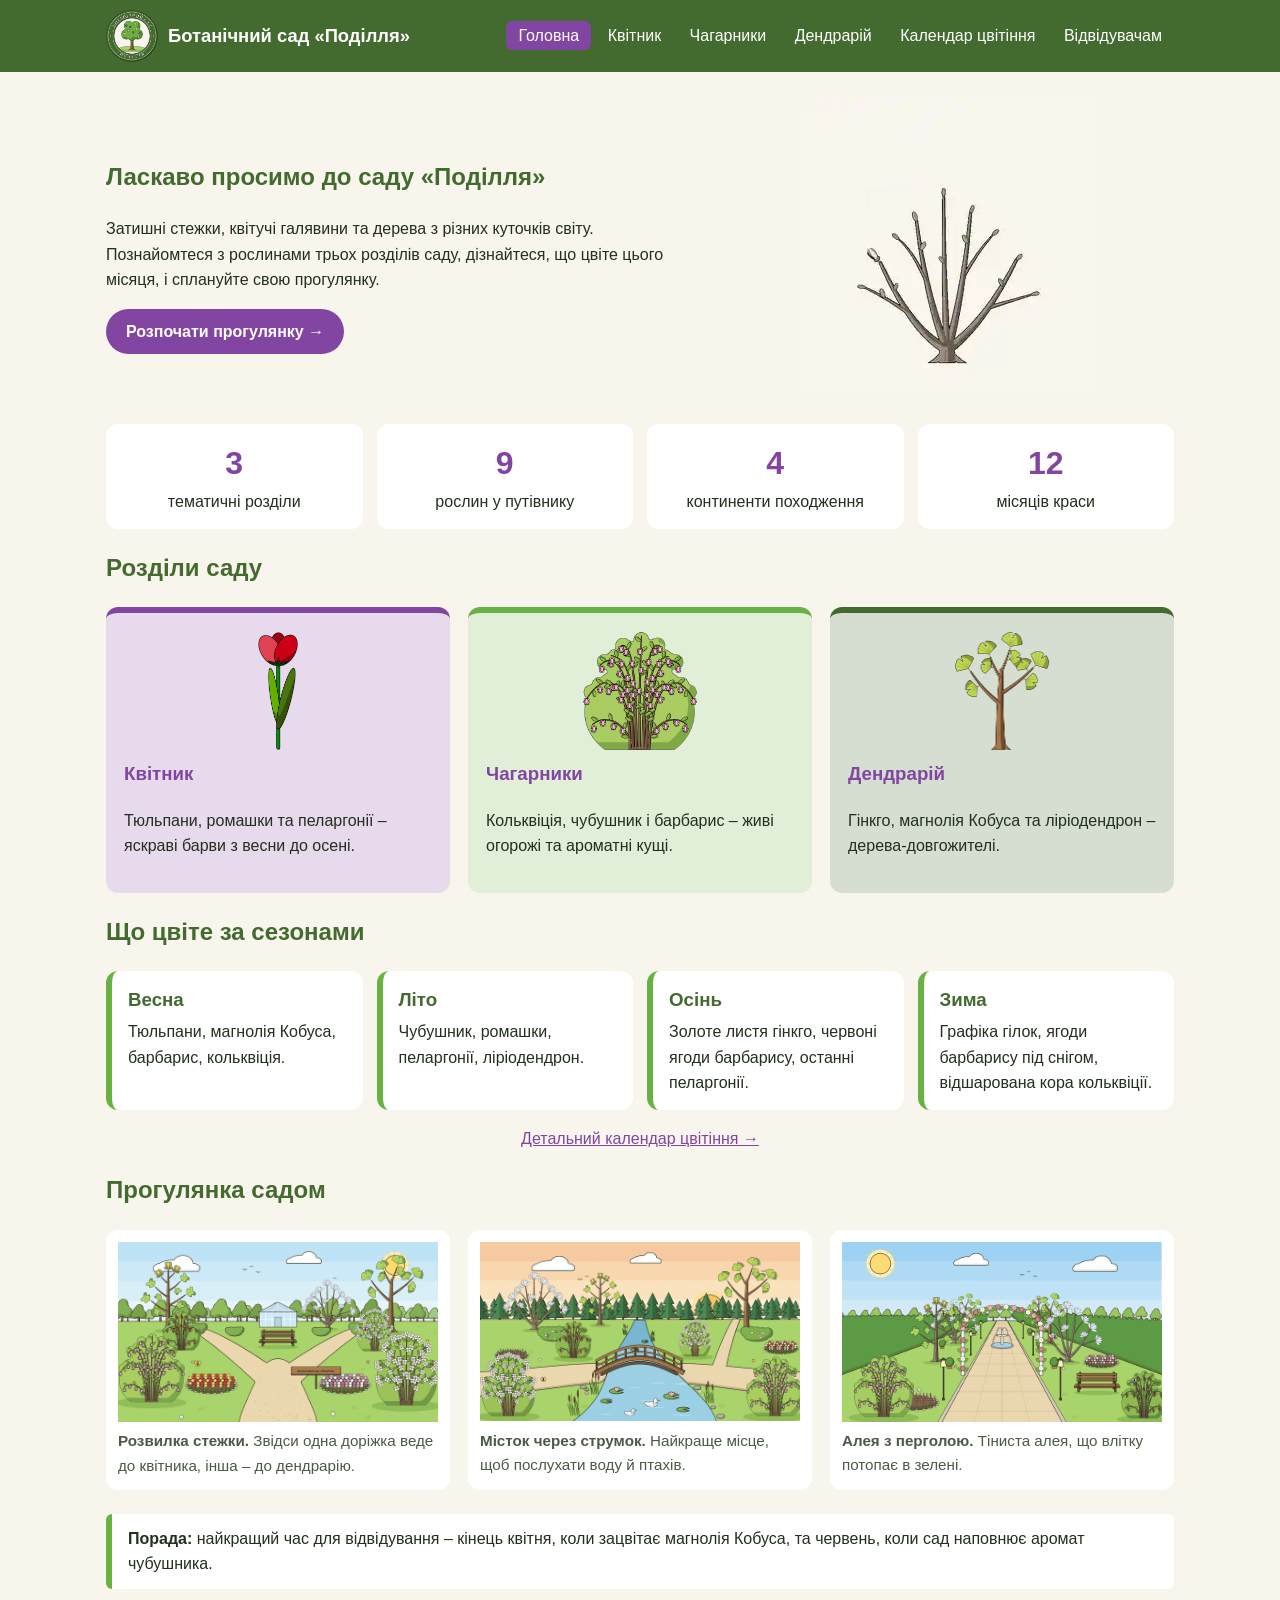
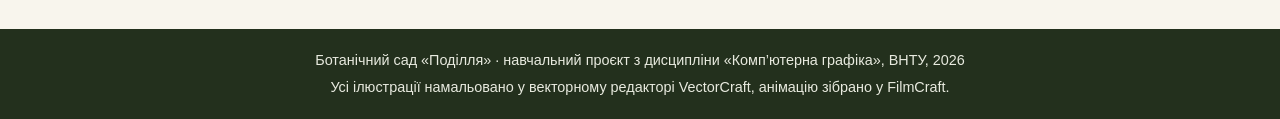
<file: index.html>
<!doctype html>
<html lang="uk">
 <head>
  <meta charset="utf-8" />
  <meta name="viewport" content="width=device-width, initial-scale=1" />
  <meta name="description" content="Путівник ботанічним садом «Поділля»: рослини, календар цвітіння, поради відвідувачам." />
  <title>Ботанічний сад «Поділля»</title>
  <link rel="stylesheet" href="styles.css" />
  <link rel="icon" type="image/png" href="images/logo.png" />
 </head>
 <body>
  <header>
   <div class="bar">
    <a class="logo" href="index.html">
     <img src="images/logo.png" width="400" height="400" alt="Логотип саду" />
     <span>Ботанічний сад «Поділля»</span>
    </a>
    <nav>
     <a href="index.html" class="active">Головна</a>
     <a href="flowers.html">Квітник</a>
     <a href="shrubs.html">Чагарники</a>
     <a href="trees.html">Дендрарій</a>
     <a href="calendar.html">Календар цвітіння</a>
     <a href="visit.html">Відвідувачам</a>
    </nav>
   </div>
  </header>
  <main>
   <section class="hero">
    <div>
     <h1>Ласкаво просимо до саду «Поділля»</h1>
     <p>
      Затишні стежки, квітучі галявини та дерева з різних куточків світу.
      Познайомтеся з рослинами трьох розділів саду, дізнайтеся, що цвіте
      цього місяця, і сплануйте свою прогулянку.
     </p>
     <a class="btn" href="flowers.html">Розпочати прогулянку →</a>
    </div>
    <picture>
     <source srcset="images/magnolia_bloom.webp" type="image/webp" />
     <img src="images/magnolia_bloom.gif" width="280" height="280"
          alt="Анімація: цвітіння магнолії Кобуса" />
    </picture>
   </section>

   <section class="stats">
    <div><b>3</b><span>тематичні розділи</span></div>
    <div><b>9</b><span>рослин у путівнику</span></div>
    <div><b>4</b><span>континенти походження</span></div>
    <div><b>12</b><span>місяців краси</span></div>
   </section>

   <h2>Розділи саду</h2>
   <section class="sections">
    <a class="card flowers" href="flowers.html">
     <img src="images/tulip.png" width="166" height="480" loading="lazy" alt="" />
     <h3>Квітник</h3>
     <p>Тюльпани, ромашки та пеларгонії – яскраві барви з весни до осені.</p>
    </a>
    <a class="card shrubs" href="shrubs.html">
     <img src="images/kolkwitzia.png" width="374" height="388" loading="lazy" alt="" />
     <h3>Чагарники</h3>
     <p>Кольквіція, чубушник і барбарис – живі огорожі та ароматні кущі.</p>
    </a>
    <a class="card trees" href="trees.html">
     <img src="images/ginkgo.png" width="386" height="480" loading="lazy" alt="" />
     <h3>Дендрарій</h3>
     <p>Гінкго, магнолія Кобуса та ліріодендрон – дерева-довгожителі.</p>
    </a>
   </section>

   <h2>Що цвіте за сезонами</h2>
   <section class="seasons">
    <div><h3>Весна</h3><p>Тюльпани, магнолія Кобуса, барбарис, кольквіція.</p></div>
    <div><h3>Літо</h3><p>Чубушник, ромашки, пеларгонії, ліріодендрон.</p></div>
    <div><h3>Осінь</h3><p>Золоте листя гінкго, червоні ягоди барбарису, останні пеларгонії.</p></div>
    <div><h3>Зима</h3><p>Графіка гілок, ягоди барбарису під снігом, відшарована кора кольквіції.</p></div>
   </section>
   <p class="center"><a href="calendar.html">Детальний календар цвітіння →</a></p>

   <h2>Прогулянка садом</h2>
   <section class="gallery">
    <figure>
     <img src="images/story1.png" width="700" height="394" loading="lazy"
          alt="Розвилка стежки з лавкою" />
     <figcaption><b>Розвилка стежки.</b> Звідси одна доріжка веде до квітника, інша – до дендрарію.</figcaption>
    </figure>
    <figure>
     <img src="images/story2.png" width="680" height="382" loading="lazy"
          alt="Місток через струмок" />
     <figcaption><b>Місток через струмок.</b> Найкраще місце, щоб послухати воду й птахів.</figcaption>
    </figure>
    <figure>
     <img src="images/story3.png" width="800" height="450" loading="lazy"
          alt="Алея з перголою" />
     <figcaption><b>Алея з перголою.</b> Тіниста алея, що влітку потопає в зелені.</figcaption>
    </figure>
   </section>

   <div class="tip">
    <strong>Порада:</strong> найкращий час для відвідування – кінець квітня,
    коли зацвітає магнолія Кобуса, та червень, коли сад наповнює аромат чубушника.
   </div>
  </main>
  <footer>
   <p>Ботанічний сад «Поділля» · навчальний проєкт з дисципліни «Комп’ютерна графіка», ВНТУ, 2026</p>
   <p>Усі ілюстрації намальовано у векторному редакторі VectorCraft, анімацію зібрано у FilmCraft.</p>
  </footer>
 </body>
</html>
</file>
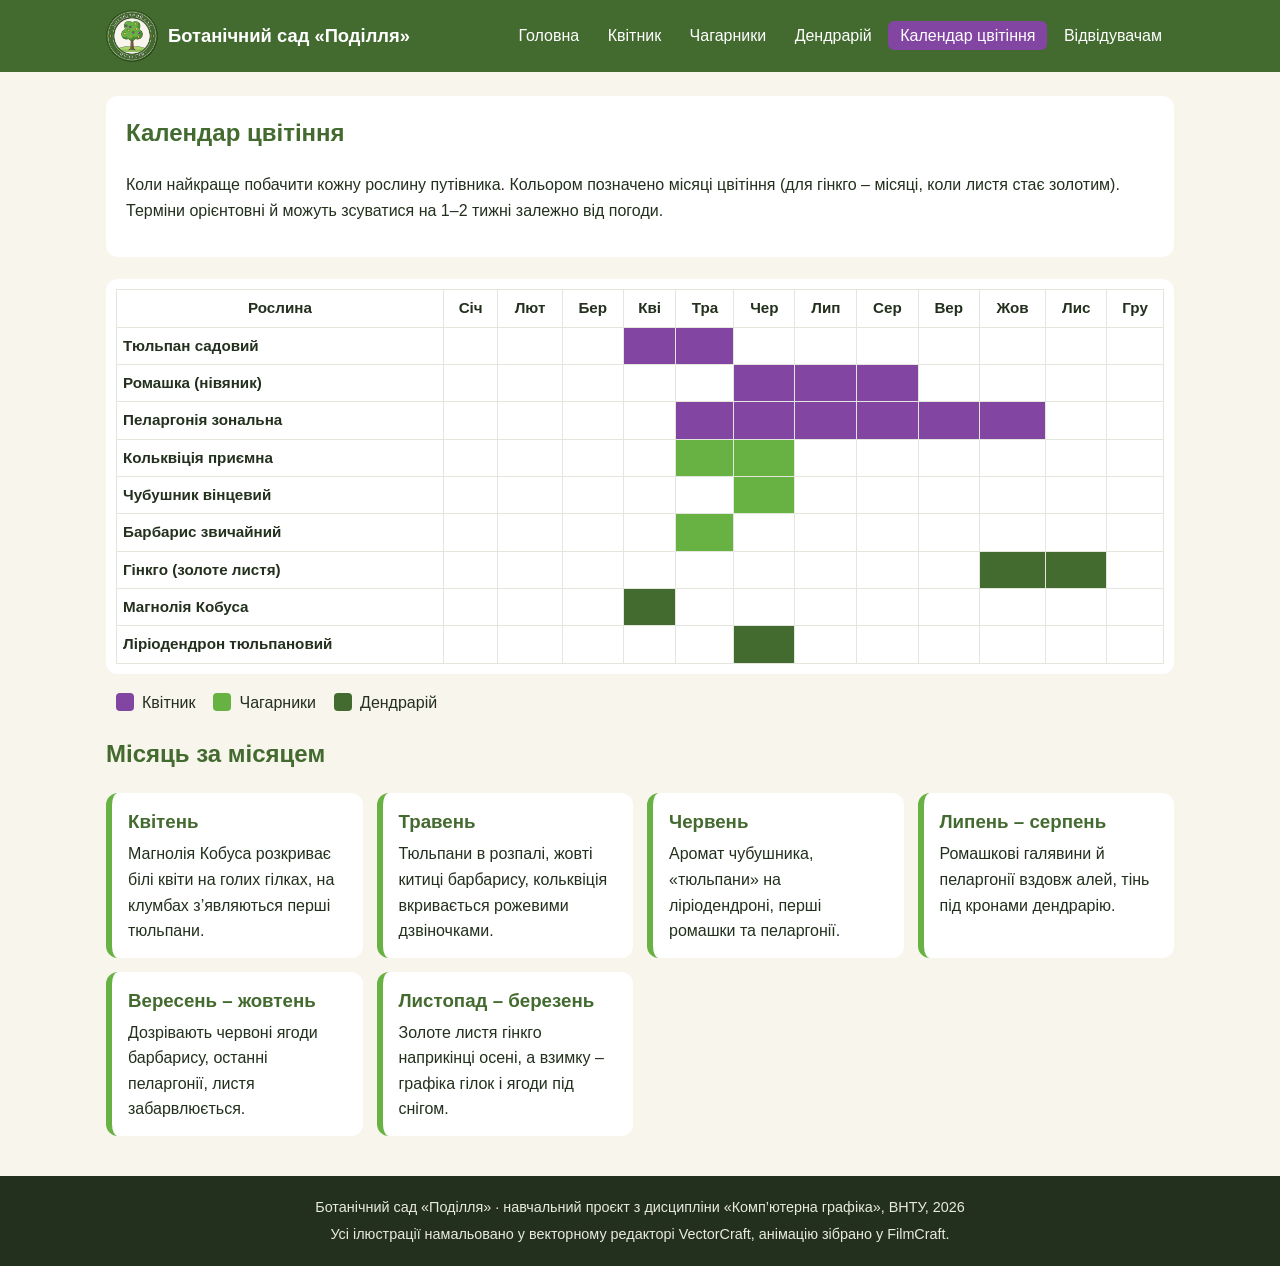
<file: calendar.html>
<!doctype html>
<html lang="uk">
 <head>
  <meta charset="utf-8" />
  <meta name="viewport" content="width=device-width, initial-scale=1" />
  <meta name="description" content="Календар цвітіння рослин саду «Поділля» за місяцями." />
  <title>Календар цвітіння – Ботанічний сад «Поділля»</title>
  <link rel="stylesheet" href="styles.css" />
  <link rel="icon" type="image/png" href="images/logo.png" />
 </head>
 <body>
  <header>
   <div class="bar">
    <a class="logo" href="index.html">
     <img src="images/logo.png" width="400" height="400" alt="Логотип саду" />
     <span>Ботанічний сад «Поділля»</span>
    </a>
    <nav>
     <a href="index.html">Головна</a>
     <a href="flowers.html">Квітник</a>
     <a href="shrubs.html">Чагарники</a>
     <a href="trees.html">Дендрарій</a>
     <a href="calendar.html" class="active">Календар цвітіння</a>
     <a href="visit.html">Відвідувачам</a>
    </nav>
   </div>
  </header>
  <main>
   <section class="intro">
    <h1>Календар цвітіння</h1>
    <p>Коли найкраще побачити кожну рослину путівника. Кольором позначено місяці цвітіння
     (для гінкго – місяці, коли листя стає золотим). Терміни орієнтовні й можуть зсуватися
     на 1–2 тижні залежно від погоди.</p>
   </section>
   <div class="table-wrap">
    <table class="cal">
     <thead><tr><th>Рослина</th><th>Січ</th><th>Лют</th><th>Бер</th><th>Кві</th><th>Тра</th><th>Чер</th><th>Лип</th><th>Сер</th><th>Вер</th><th>Жов</th><th>Лис</th><th>Гру</th></tr></thead>
     <tbody><tr><th scope="row"><a href="flowers.html">Тюльпан садовий</a></th><td class=""></td><td class=""></td><td class=""></td><td class="on flowers"></td><td class="on flowers"></td><td class=""></td><td class=""></td><td class=""></td><td class=""></td><td class=""></td><td class=""></td><td class=""></td></tr><tr><th scope="row"><a href="flowers.html">Ромашка (нівяник)</a></th><td class=""></td><td class=""></td><td class=""></td><td class=""></td><td class=""></td><td class="on flowers"></td><td class="on flowers"></td><td class="on flowers"></td><td class=""></td><td class=""></td><td class=""></td><td class=""></td></tr><tr><th scope="row"><a href="flowers.html">Пеларгонія зональна</a></th><td class=""></td><td class=""></td><td class=""></td><td class=""></td><td class="on flowers"></td><td class="on flowers"></td><td class="on flowers"></td><td class="on flowers"></td><td class="on flowers"></td><td class="on flowers"></td><td class=""></td><td class=""></td></tr><tr><th scope="row"><a href="shrubs.html">Кольквіція приємна</a></th><td class=""></td><td class=""></td><td class=""></td><td class=""></td><td class="on shrubs"></td><td class="on shrubs"></td><td class=""></td><td class=""></td><td class=""></td><td class=""></td><td class=""></td><td class=""></td></tr><tr><th scope="row"><a href="shrubs.html">Чубушник вінцевий</a></th><td class=""></td><td class=""></td><td class=""></td><td class=""></td><td class=""></td><td class="on shrubs"></td><td class=""></td><td class=""></td><td class=""></td><td class=""></td><td class=""></td><td class=""></td></tr><tr><th scope="row"><a href="shrubs.html">Барбарис звичайний</a></th><td class=""></td><td class=""></td><td class=""></td><td class=""></td><td class="on shrubs"></td><td class=""></td><td class=""></td><td class=""></td><td class=""></td><td class=""></td><td class=""></td><td class=""></td></tr><tr><th scope="row"><a href="trees.html">Гінкго (золоте листя)</a></th><td class=""></td><td class=""></td><td class=""></td><td class=""></td><td class=""></td><td class=""></td><td class=""></td><td class=""></td><td class=""></td><td class="on trees"></td><td class="on trees"></td><td class=""></td></tr><tr><th scope="row"><a href="trees.html">Магнолія Кобуса</a></th><td class=""></td><td class=""></td><td class=""></td><td class="on trees"></td><td class=""></td><td class=""></td><td class=""></td><td class=""></td><td class=""></td><td class=""></td><td class=""></td><td class=""></td></tr><tr><th scope="row"><a href="trees.html">Ліріодендрон тюльпановий</a></th><td class=""></td><td class=""></td><td class=""></td><td class=""></td><td class=""></td><td class="on trees"></td><td class=""></td><td class=""></td><td class=""></td><td class=""></td><td class=""></td><td class=""></td></tr></tbody>
    </table>
   </div>
   <p class="legend"><span class="sw flowers"></span> Квітник <span class="sw shrubs"></span> Чагарники <span class="sw trees"></span> Дендрарій</p>
   <h2>Місяць за місяцем</h2>
   <section class="seasons">
    <div><h3>Квітень</h3><p>Магнолія Кобуса розкриває білі квіти на голих гілках, на клумбах з’являються перші тюльпани.</p></div>
    <div><h3>Травень</h3><p>Тюльпани в розпалі, жовті китиці барбарису, кольквіція вкривається рожевими дзвіночками.</p></div>
    <div><h3>Червень</h3><p>Аромат чубушника, «тюльпани» на ліріодендроні, перші ромашки та пеларгонії.</p></div>
    <div><h3>Липень – серпень</h3><p>Ромашкові галявини й пеларгонії вздовж алей, тінь під кронами дендрарію.</p></div>
    <div><h3>Вересень – жовтень</h3><p>Дозрівають червоні ягоди барбарису, останні пеларгонії, листя забарвлюється.</p></div>
    <div><h3>Листопад – березень</h3><p>Золоте листя гінкго наприкінці осені, а взимку – графіка гілок і ягоди під снігом.</p></div>
   </section>
  </main>
  <footer>
   <p>Ботанічний сад «Поділля» · навчальний проєкт з дисципліни «Комп’ютерна графіка», ВНТУ, 2026</p>
   <p>Усі ілюстрації намальовано у векторному редакторі VectorCraft, анімацію зібрано у FilmCraft.</p>
  </footer>
 </body>
</html>
</file>
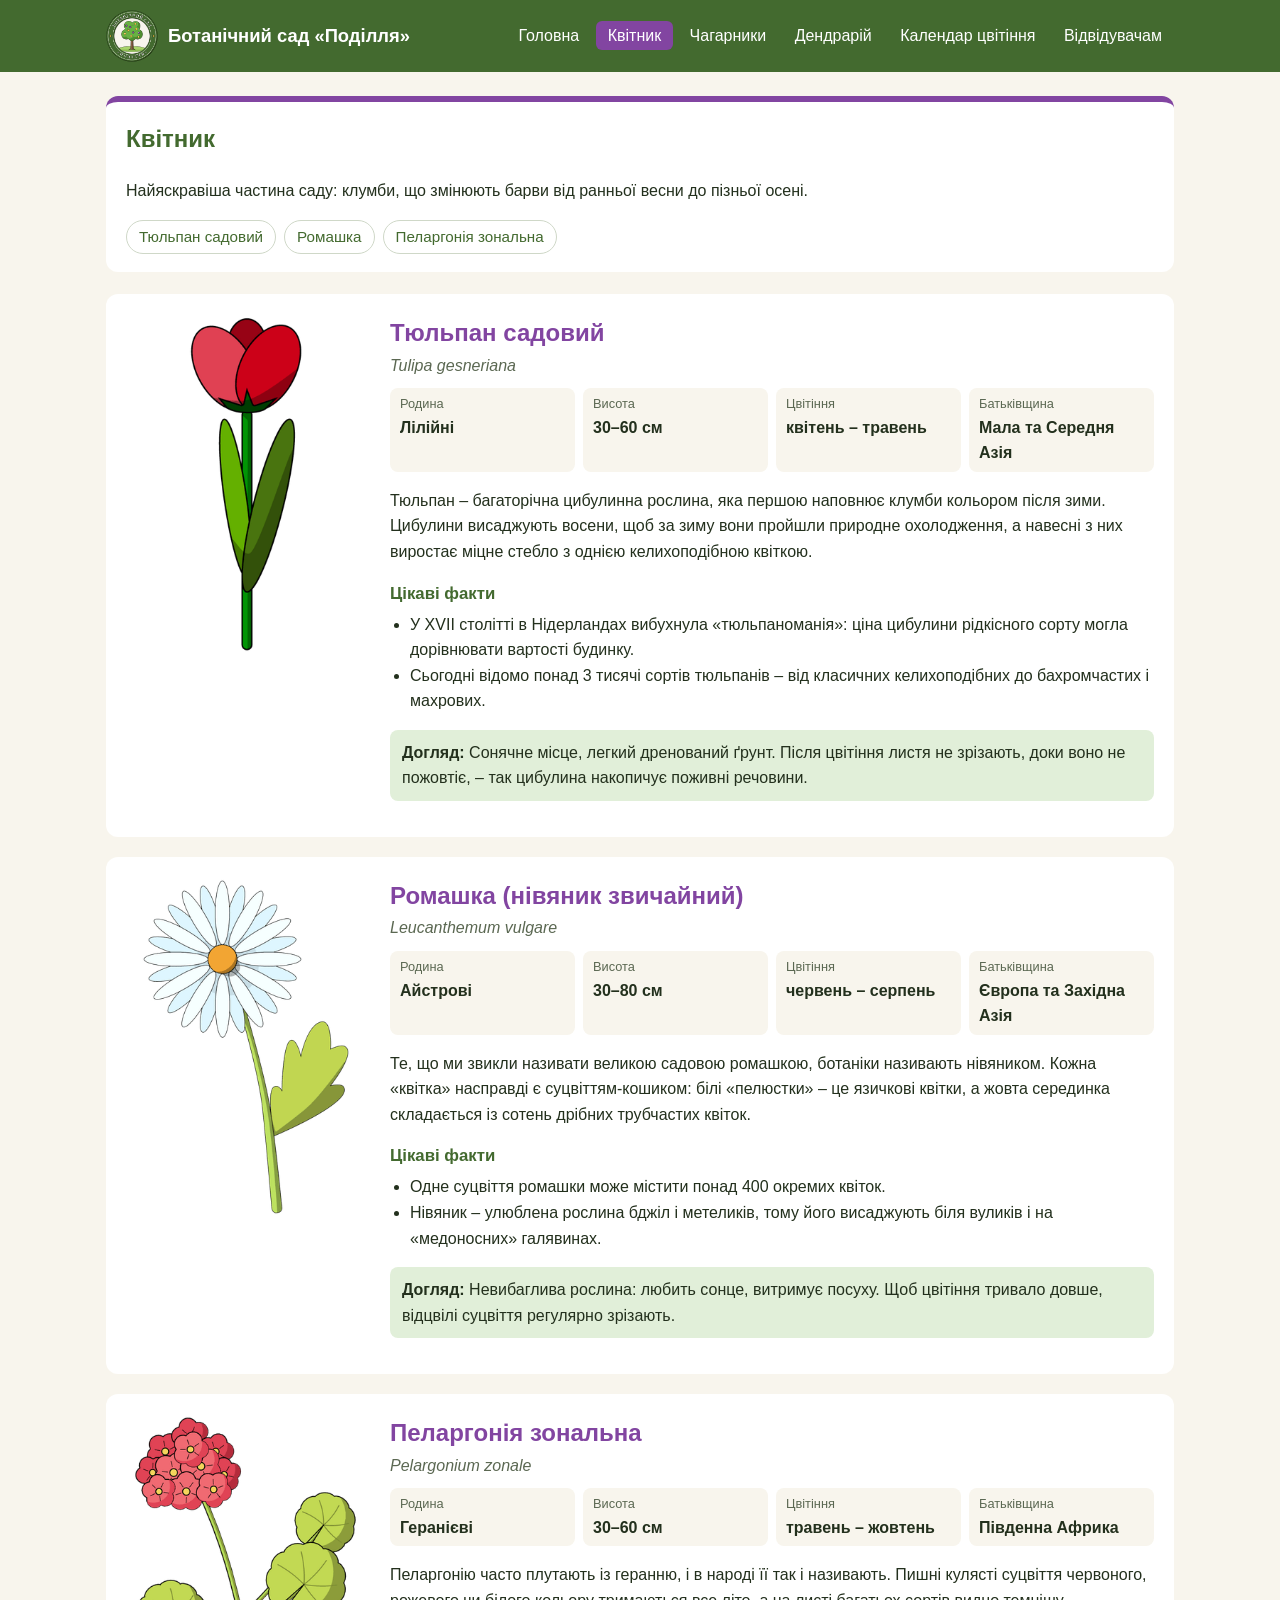
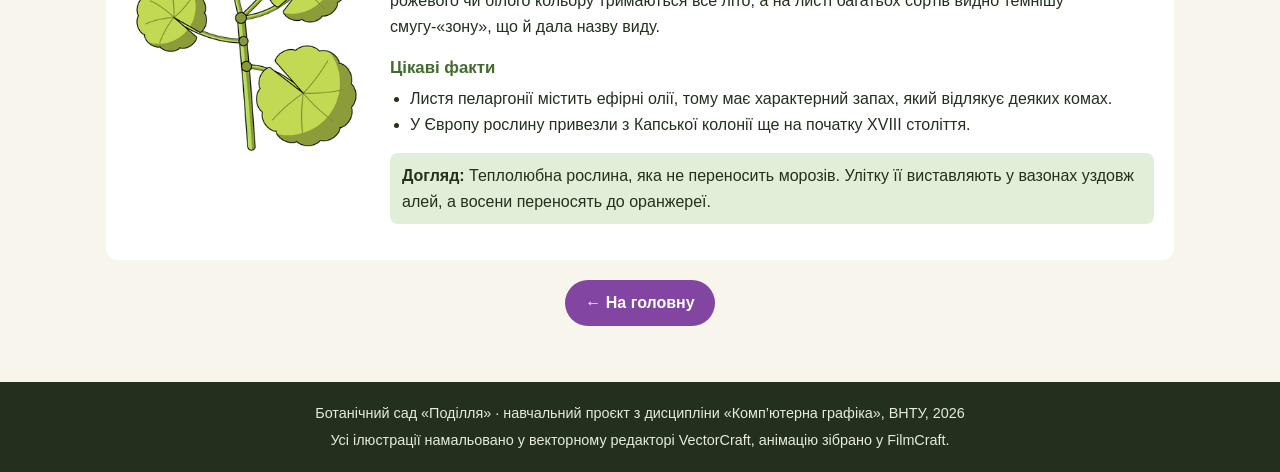
<file: flowers.html>
<!doctype html>
<html lang="uk">
 <head>
  <meta charset="utf-8" />
  <meta name="viewport" content="width=device-width, initial-scale=1" />
  <meta name="description" content="Квітник саду «Поділля»: тюльпан, ромашка, пеларгонія." />
  <title>Квітник – Ботанічний сад «Поділля»</title>
  <link rel="stylesheet" href="styles.css" />
  <link rel="icon" type="image/png" href="images/logo.png" />
 </head>
 <body>
  <header>
   <div class="bar">
    <a class="logo" href="index.html">
     <img src="images/logo.png" width="400" height="400" alt="Логотип саду" />
     <span>Ботанічний сад «Поділля»</span>
    </a>
    <nav>
     <a href="index.html">Головна</a>
     <a href="flowers.html" class="active">Квітник</a>
     <a href="shrubs.html">Чагарники</a>
     <a href="trees.html">Дендрарій</a>
     <a href="calendar.html">Календар цвітіння</a>
     <a href="visit.html">Відвідувачам</a>
    </nav>
   </div>
  </header>
  <main>
   <section class="intro flowers">
    <h1>Квітник</h1>
    <p>Найяскравіша частина саду: клумби, що змінюють барви від ранньої весни до пізньої осені.</p>
    <div class="chips"><a href="#p0">Тюльпан садовий</a><a href="#p1">Ромашка</a><a href="#p2">Пеларгонія зональна</a></div>
   </section>
   <article class="plant" id="p0">
    <img src="images/tulip.png" width="166" height="480" alt="Тюльпан садовий" />
    <div>
     <h2>Тюльпан садовий</h2>
     <p class="lat">Tulipa gesneriana</p>
     <dl class="facts">
      <div><dt>Родина</dt><dd>Лілійні</dd></div>
      <div><dt>Висота</dt><dd>30–60 см</dd></div>
      <div><dt>Цвітіння</dt><dd>квітень – травень</dd></div>
      <div><dt>Батьківщина</dt><dd>Мала та Середня Азія</dd></div>
     </dl>
     <p>Тюльпан – багаторічна цибулинна рослина, яка першою наповнює клумби кольором після зими. Цибулини висаджують восени, щоб за зиму вони пройшли природне охолодження, а навесні з них виростає міцне стебло з однією келихоподібною квіткою.</p>
     <h3>Цікаві факти</h3>
     <ul><li>У XVII столітті в Нідерландах вибухнула «тюльпаноманія»: ціна цибулини рідкісного сорту могла дорівнювати вартості будинку.</li><li>Сьогодні відомо понад 3 тисячі сортів тюльпанів – від класичних келихоподібних до бахромчастих і махрових.</li></ul>
     <p class="care"><strong>Догляд:</strong> Сонячне місце, легкий дренований ґрунт. Після цвітіння листя не зрізають, доки воно не пожовтіє, – так цибулина накопичує поживні речовини.</p>
    </div>
   </article>
   <article class="plant" id="p1">
    <img src="images/chamomile.png" width="298" height="480" loading="lazy" alt="Ромашка (нівяник звичайний)" />
    <div>
     <h2>Ромашка (нівяник звичайний)</h2>
     <p class="lat">Leucanthemum vulgare</p>
     <dl class="facts">
      <div><dt>Родина</dt><dd>Айстрові</dd></div>
      <div><dt>Висота</dt><dd>30–80 см</dd></div>
      <div><dt>Цвітіння</dt><dd>червень – серпень</dd></div>
      <div><dt>Батьківщина</dt><dd>Європа та Західна Азія</dd></div>
     </dl>
     <p>Те, що ми звикли називати великою садовою ромашкою, ботаніки називають нівяником. Кожна «квітка» насправді є суцвіттям-кошиком: білі «пелюстки» – це язичкові квітки, а жовта серединка складається із сотень дрібних трубчастих квіток.</p>
     <h3>Цікаві факти</h3>
     <ul><li>Одне суцвіття ромашки може містити понад 400 окремих квіток.</li><li>Нівяник – улюблена рослина бджіл і метеликів, тому його висаджують біля вуликів і на «медоносних» галявинах.</li></ul>
     <p class="care"><strong>Догляд:</strong> Невибаглива рослина: любить сонце, витримує посуху. Щоб цвітіння тривало довше, відцвілі суцвіття регулярно зрізають.</p>
    </div>
   </article>
   <article class="plant" id="p2">
    <img src="images/geranium.png" width="322" height="480" loading="lazy" alt="Пеларгонія зональна" />
    <div>
     <h2>Пеларгонія зональна</h2>
     <p class="lat">Pelargonium zonale</p>
     <dl class="facts">
      <div><dt>Родина</dt><dd>Геранієві</dd></div>
      <div><dt>Висота</dt><dd>30–60 см</dd></div>
      <div><dt>Цвітіння</dt><dd>травень – жовтень</dd></div>
      <div><dt>Батьківщина</dt><dd>Південна Африка</dd></div>
     </dl>
     <p>Пеларгонію часто плутають із геранню, і в народі її так і називають. Пишні кулясті суцвіття червоного, рожевого чи білого кольору тримаються все літо, а на листі багатьох сортів видно темнішу смугу-«зону», що й дала назву виду.</p>
     <h3>Цікаві факти</h3>
     <ul><li>Листя пеларгонії містить ефірні олії, тому має характерний запах, який відлякує деяких комах.</li><li>У Європу рослину привезли з Капської колонії ще на початку XVIII століття.</li></ul>
     <p class="care"><strong>Догляд:</strong> Теплолюбна рослина, яка не переносить морозів. Улітку її виставляють у вазонах уздовж алей, а восени переносять до оранжереї.</p>
    </div>
   </article>
   <p class="center"><a class="btn" href="index.html">← На головну</a></p>
  </main>
  <footer>
   <p>Ботанічний сад «Поділля» · навчальний проєкт з дисципліни «Комп’ютерна графіка», ВНТУ, 2026</p>
   <p>Усі ілюстрації намальовано у векторному редакторі VectorCraft, анімацію зібрано у FilmCraft.</p>
  </footer>
 </body>
</html>
</file>
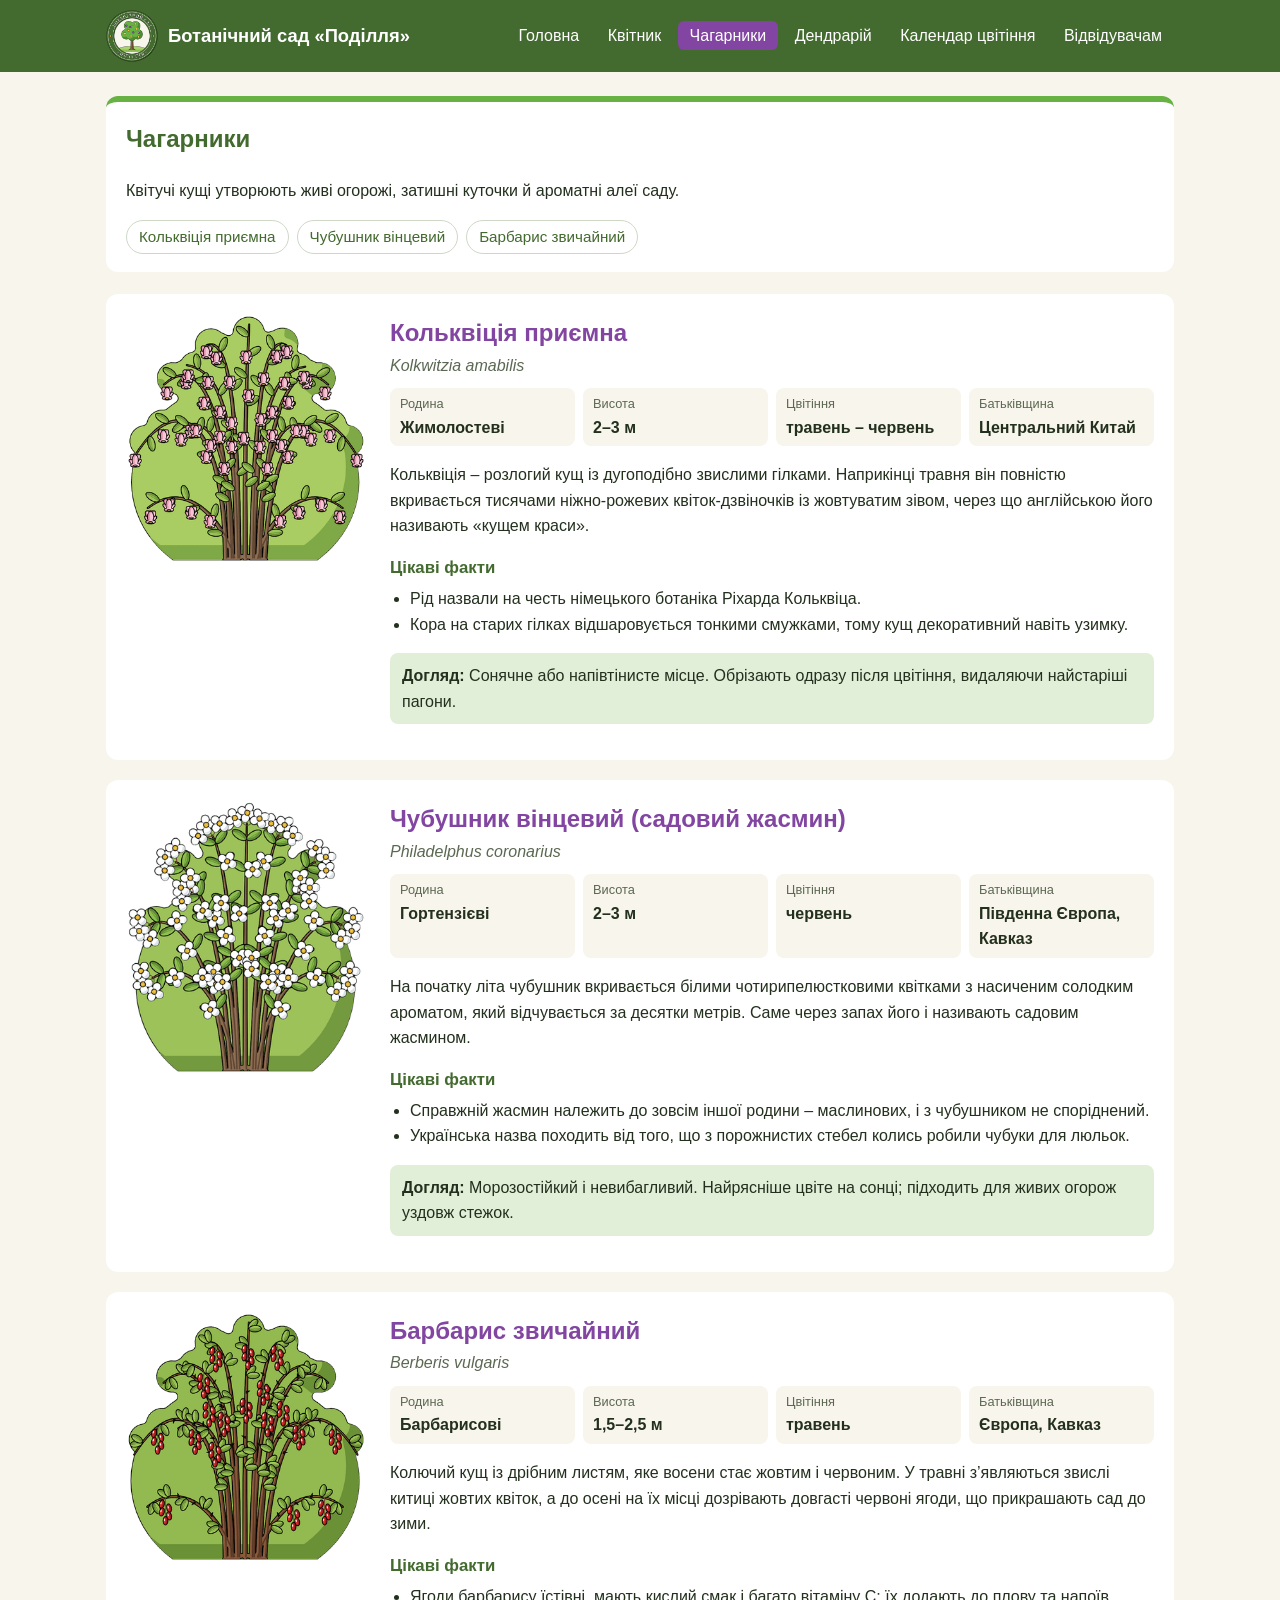
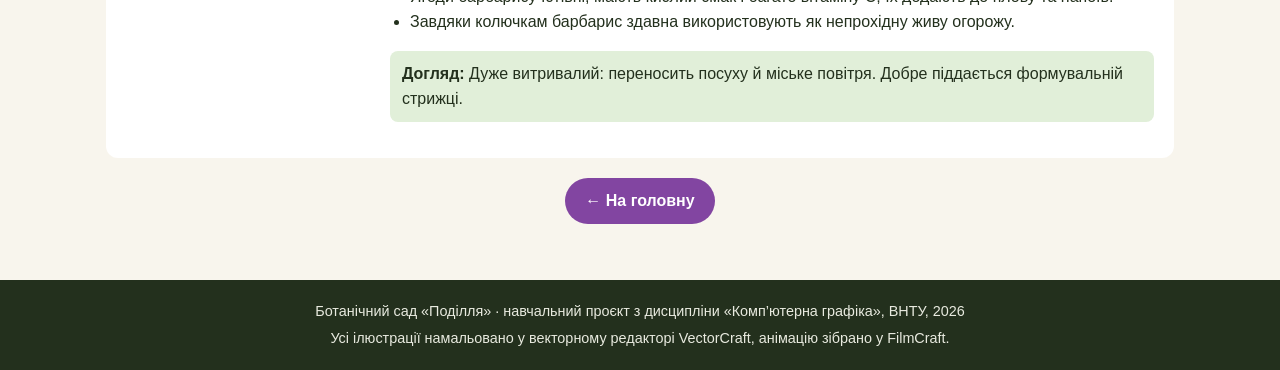
<file: shrubs.html>
<!doctype html>
<html lang="uk">
 <head>
  <meta charset="utf-8" />
  <meta name="viewport" content="width=device-width, initial-scale=1" />
  <meta name="description" content="Чагарники саду «Поділля»: кольквіція, чубушник, барбарис." />
  <title>Чагарники – Ботанічний сад «Поділля»</title>
  <link rel="stylesheet" href="styles.css" />
  <link rel="icon" type="image/png" href="images/logo.png" />
 </head>
 <body>
  <header>
   <div class="bar">
    <a class="logo" href="index.html">
     <img src="images/logo.png" width="400" height="400" alt="Логотип саду" />
     <span>Ботанічний сад «Поділля»</span>
    </a>
    <nav>
     <a href="index.html">Головна</a>
     <a href="flowers.html">Квітник</a>
     <a href="shrubs.html" class="active">Чагарники</a>
     <a href="trees.html">Дендрарій</a>
     <a href="calendar.html">Календар цвітіння</a>
     <a href="visit.html">Відвідувачам</a>
    </nav>
   </div>
  </header>
  <main>
   <section class="intro shrubs">
    <h1>Чагарники</h1>
    <p>Квітучі кущі утворюють живі огорожі, затишні куточки й ароматні алеї саду.</p>
    <div class="chips"><a href="#p0">Кольквіція приємна</a><a href="#p1">Чубушник вінцевий</a><a href="#p2">Барбарис звичайний</a></div>
   </section>
   <article class="plant" id="p0">
    <img src="images/kolkwitzia.png" width="374" height="388" alt="Кольквіція приємна" />
    <div>
     <h2>Кольквіція приємна</h2>
     <p class="lat">Kolkwitzia amabilis</p>
     <dl class="facts">
      <div><dt>Родина</dt><dd>Жимолостеві</dd></div>
      <div><dt>Висота</dt><dd>2–3 м</dd></div>
      <div><dt>Цвітіння</dt><dd>травень – червень</dd></div>
      <div><dt>Батьківщина</dt><dd>Центральний Китай</dd></div>
     </dl>
     <p>Кольквіція – розлогий кущ із дугоподібно звислими гілками. Наприкінці травня він повністю вкривається тисячами ніжно-рожевих квіток-дзвіночків із жовтуватим зівом, через що англійською його називають «кущем краси».</p>
     <h3>Цікаві факти</h3>
     <ul><li>Рід назвали на честь німецького ботаніка Ріхарда Кольквіца.</li><li>Кора на старих гілках відшаровується тонкими смужками, тому кущ декоративний навіть узимку.</li></ul>
     <p class="care"><strong>Догляд:</strong> Сонячне або напівтінисте місце. Обрізають одразу після цвітіння, видаляючи найстаріші пагони.</p>
    </div>
   </article>
   <article class="plant" id="p1">
    <img src="images/mock_orange.png" width="340" height="388" loading="lazy" alt="Чубушник вінцевий (садовий жасмин)" />
    <div>
     <h2>Чубушник вінцевий (садовий жасмин)</h2>
     <p class="lat">Philadelphus coronarius</p>
     <dl class="facts">
      <div><dt>Родина</dt><dd>Гортензієві</dd></div>
      <div><dt>Висота</dt><dd>2–3 м</dd></div>
      <div><dt>Цвітіння</dt><dd>червень</dd></div>
      <div><dt>Батьківщина</dt><dd>Південна Європа, Кавказ</dd></div>
     </dl>
     <p>На початку літа чубушник вкривається білими чотирипелюстковими квітками з насиченим солодким ароматом, який відчувається за десятки метрів. Саме через запах його і називають садовим жасмином.</p>
     <h3>Цікаві факти</h3>
     <ul><li>Справжній жасмин належить до зовсім іншої родини – маслинових, і з чубушником не споріднений.</li><li>Українська назва походить від того, що з порожнистих стебел колись робили чубуки для люльок.</li></ul>
     <p class="care"><strong>Догляд:</strong> Морозостійкий і невибагливий. Найрясніше цвіте на сонці; підходить для живих огорож уздовж стежок.</p>
    </div>
   </article>
   <article class="plant" id="p2">
    <img src="images/barberry.png" width="373" height="388" loading="lazy" alt="Барбарис звичайний" />
    <div>
     <h2>Барбарис звичайний</h2>
     <p class="lat">Berberis vulgaris</p>
     <dl class="facts">
      <div><dt>Родина</dt><dd>Барбарисові</dd></div>
      <div><dt>Висота</dt><dd>1,5–2,5 м</dd></div>
      <div><dt>Цвітіння</dt><dd>травень</dd></div>
      <div><dt>Батьківщина</dt><dd>Європа, Кавказ</dd></div>
     </dl>
     <p>Колючий кущ із дрібним листям, яке восени стає жовтим і червоним. У травні з’являються звислі китиці жовтих квіток, а до осені на їх місці дозрівають довгасті червоні ягоди, що прикрашають сад до зими.</p>
     <h3>Цікаві факти</h3>
     <ul><li>Ягоди барбарису їстівні, мають кислий смак і багато вітаміну C; їх додають до плову та напоїв.</li><li>Завдяки колючкам барбарис здавна використовують як непрохідну живу огорожу.</li></ul>
     <p class="care"><strong>Догляд:</strong> Дуже витривалий: переносить посуху й міське повітря. Добре піддається формувальній стрижці.</p>
    </div>
   </article>
   <p class="center"><a class="btn" href="index.html">← На головну</a></p>
  </main>
  <footer>
   <p>Ботанічний сад «Поділля» · навчальний проєкт з дисципліни «Комп’ютерна графіка», ВНТУ, 2026</p>
   <p>Усі ілюстрації намальовано у векторному редакторі VectorCraft, анімацію зібрано у FilmCraft.</p>
  </footer>
 </body>
</html>
</file>
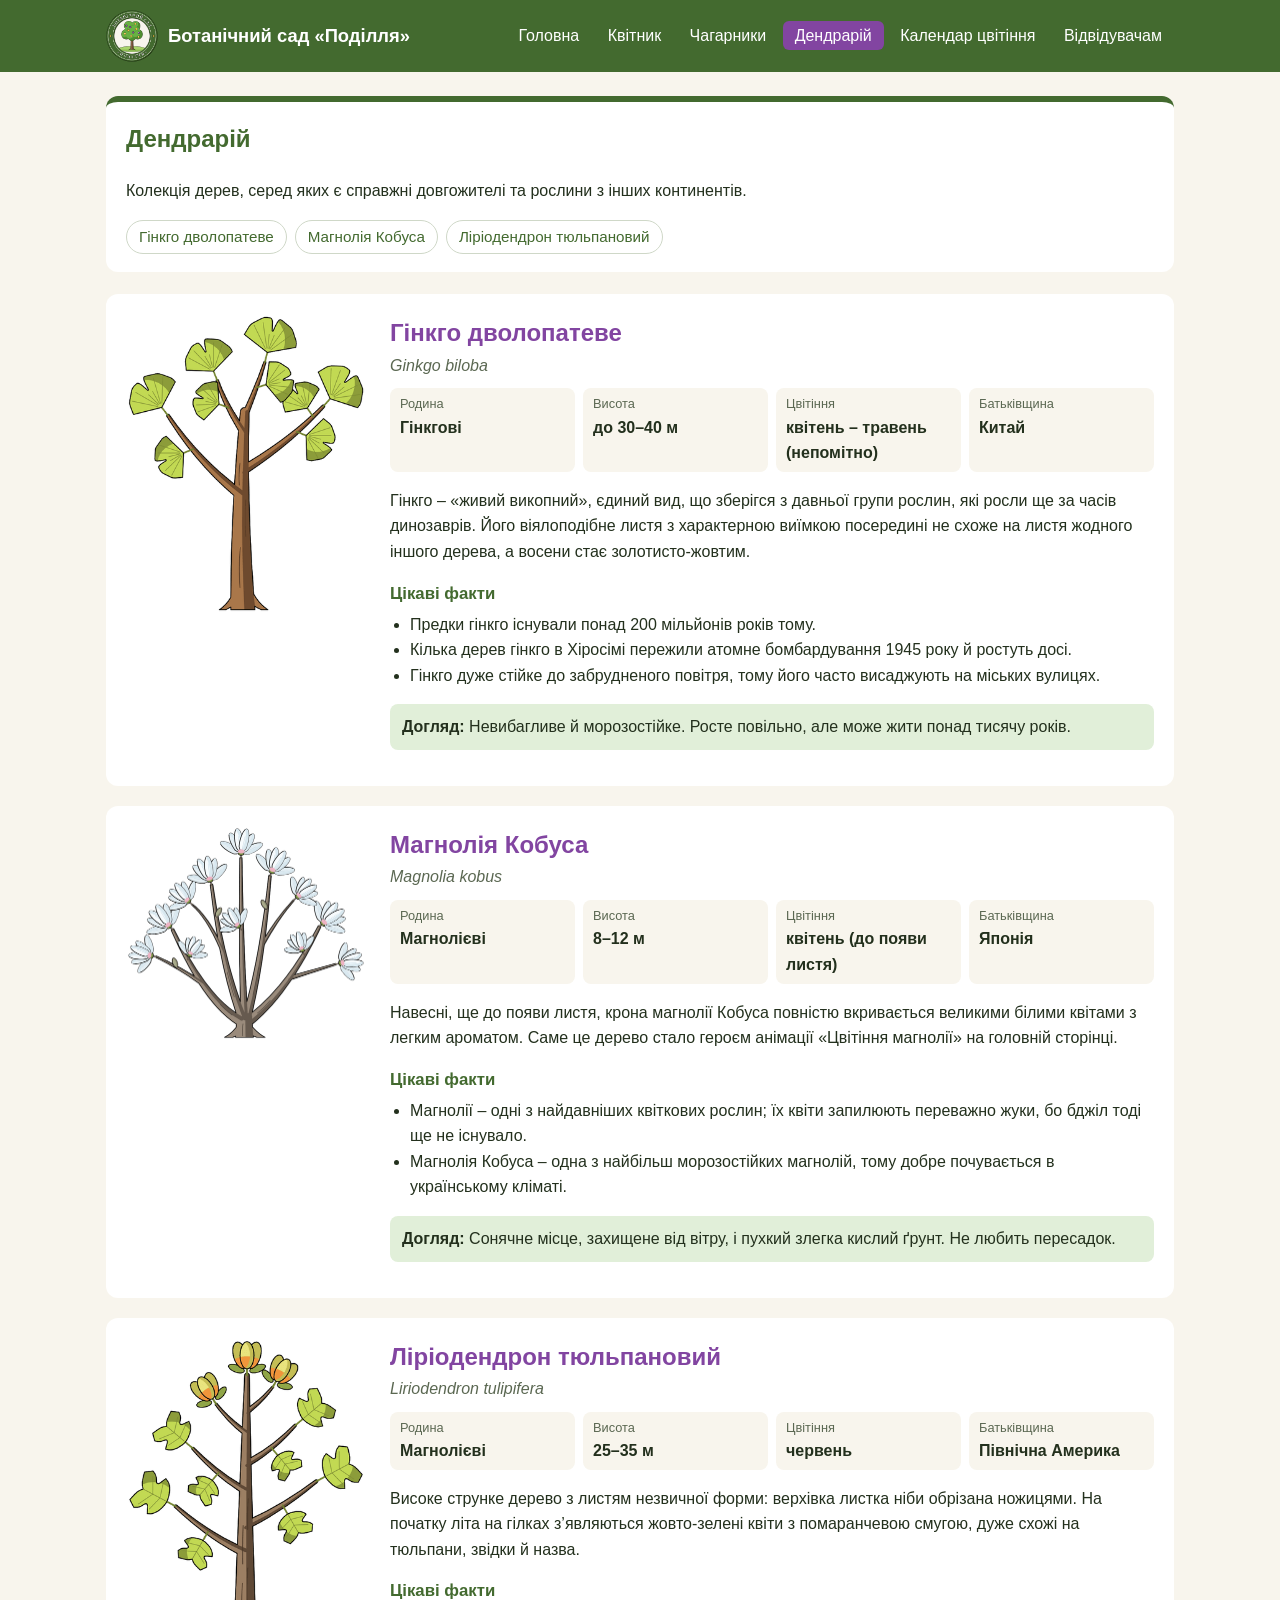
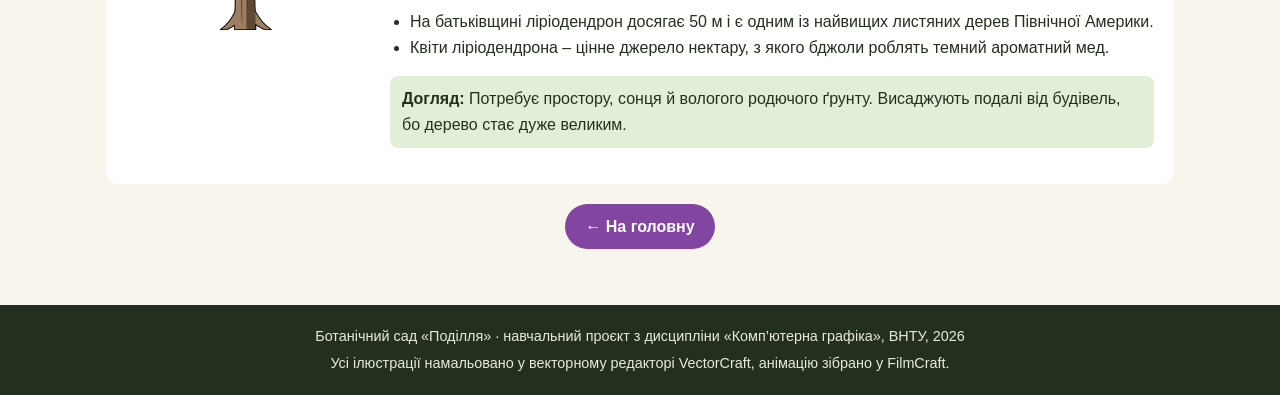
<file: trees.html>
<!doctype html>
<html lang="uk">
 <head>
  <meta charset="utf-8" />
  <meta name="viewport" content="width=device-width, initial-scale=1" />
  <meta name="description" content="Дендрарій саду «Поділля»: гінкго, магнолія Кобуса, ліріодендрон." />
  <title>Дендрарій – Ботанічний сад «Поділля»</title>
  <link rel="stylesheet" href="styles.css" />
  <link rel="icon" type="image/png" href="images/logo.png" />
 </head>
 <body>
  <header>
   <div class="bar">
    <a class="logo" href="index.html">
     <img src="images/logo.png" width="400" height="400" alt="Логотип саду" />
     <span>Ботанічний сад «Поділля»</span>
    </a>
    <nav>
     <a href="index.html">Головна</a>
     <a href="flowers.html">Квітник</a>
     <a href="shrubs.html">Чагарники</a>
     <a href="trees.html" class="active">Дендрарій</a>
     <a href="calendar.html">Календар цвітіння</a>
     <a href="visit.html">Відвідувачам</a>
    </nav>
   </div>
  </header>
  <main>
   <section class="intro trees">
    <h1>Дендрарій</h1>
    <p>Колекція дерев, серед яких є справжні довгожителі та рослини з інших континентів.</p>
    <div class="chips"><a href="#p0">Гінкго дволопатеве</a><a href="#p1">Магнолія Кобуса</a><a href="#p2">Ліріодендрон тюльпановий</a></div>
   </section>
   <article class="plant" id="p0">
    <img src="images/ginkgo.png" width="386" height="480" alt="Гінкго дволопатеве" />
    <div>
     <h2>Гінкго дволопатеве</h2>
     <p class="lat">Ginkgo biloba</p>
     <dl class="facts">
      <div><dt>Родина</dt><dd>Гінкгові</dd></div>
      <div><dt>Висота</dt><dd>до 30–40 м</dd></div>
      <div><dt>Цвітіння</dt><dd>квітень – травень (непомітно)</dd></div>
      <div><dt>Батьківщина</dt><dd>Китай</dd></div>
     </dl>
     <p>Гінкго – «живий викопний», єдиний вид, що зберігся з давньої групи рослин, які росли ще за часів динозаврів. Його віялоподібне листя з характерною виїмкою посередині не схоже на листя жодного іншого дерева, а восени стає золотисто-жовтим.</p>
     <h3>Цікаві факти</h3>
     <ul><li>Предки гінкго існували понад 200 мільйонів років тому.</li><li>Кілька дерев гінкго в Хіросімі пережили атомне бомбардування 1945 року й ростуть досі.</li><li>Гінкго дуже стійке до забрудненого повітря, тому його часто висаджують на міських вулицях.</li></ul>
     <p class="care"><strong>Догляд:</strong> Невибагливе й морозостійке. Росте повільно, але може жити понад тисячу років.</p>
    </div>
   </article>
   <article class="plant" id="p1">
    <img src="images/magnolia.png" width="480" height="429" loading="lazy" alt="Магнолія Кобуса" />
    <div>
     <h2>Магнолія Кобуса</h2>
     <p class="lat">Magnolia kobus</p>
     <dl class="facts">
      <div><dt>Родина</dt><dd>Магнолієві</dd></div>
      <div><dt>Висота</dt><dd>8–12 м</dd></div>
      <div><dt>Цвітіння</dt><dd>квітень (до появи листя)</dd></div>
      <div><dt>Батьківщина</dt><dd>Японія</dd></div>
     </dl>
     <p>Навесні, ще до появи листя, крона магнолії Кобуса повністю вкривається великими білими квітами з легким ароматом. Саме це дерево стало героєм анімації «Цвітіння магнолії» на головній сторінці.</p>
     <h3>Цікаві факти</h3>
     <ul><li>Магнолії – одні з найдавніших квіткових рослин; їх квіти запилюють переважно жуки, бо бджіл тоді ще не існувало.</li><li>Магнолія Кобуса – одна з найбільш морозостійких магнолій, тому добре почувається в українському кліматі.</li></ul>
     <p class="care"><strong>Догляд:</strong> Сонячне місце, захищене від вітру, і пухкий злегка кислий ґрунт. Не любить пересадок.</p>
    </div>
   </article>
   <article class="plant" id="p2">
    <img src="images/liriodendron.png" width="390" height="480" loading="lazy" alt="Ліріодендрон тюльпановий" />
    <div>
     <h2>Ліріодендрон тюльпановий</h2>
     <p class="lat">Liriodendron tulipifera</p>
     <dl class="facts">
      <div><dt>Родина</dt><dd>Магнолієві</dd></div>
      <div><dt>Висота</dt><dd>25–35 м</dd></div>
      <div><dt>Цвітіння</dt><dd>червень</dd></div>
      <div><dt>Батьківщина</dt><dd>Північна Америка</dd></div>
     </dl>
     <p>Високе струнке дерево з листям незвичної форми: верхівка листка ніби обрізана ножицями. На початку літа на гілках з’являються жовто-зелені квіти з помаранчевою смугою, дуже схожі на тюльпани, звідки й назва.</p>
     <h3>Цікаві факти</h3>
     <ul><li>На батьківщині ліріодендрон досягає 50 м і є одним із найвищих листяних дерев Північної Америки.</li><li>Квіти ліріодендрона – цінне джерело нектару, з якого бджоли роблять темний ароматний мед.</li></ul>
     <p class="care"><strong>Догляд:</strong> Потребує простору, сонця й вологого родючого ґрунту. Висаджують подалі від будівель, бо дерево стає дуже великим.</p>
    </div>
   </article>
   <p class="center"><a class="btn" href="index.html">← На головну</a></p>
  </main>
  <footer>
   <p>Ботанічний сад «Поділля» · навчальний проєкт з дисципліни «Комп’ютерна графіка», ВНТУ, 2026</p>
   <p>Усі ілюстрації намальовано у векторному редакторі VectorCraft, анімацію зібрано у FilmCraft.</p>
  </footer>
 </body>
</html>
</file>
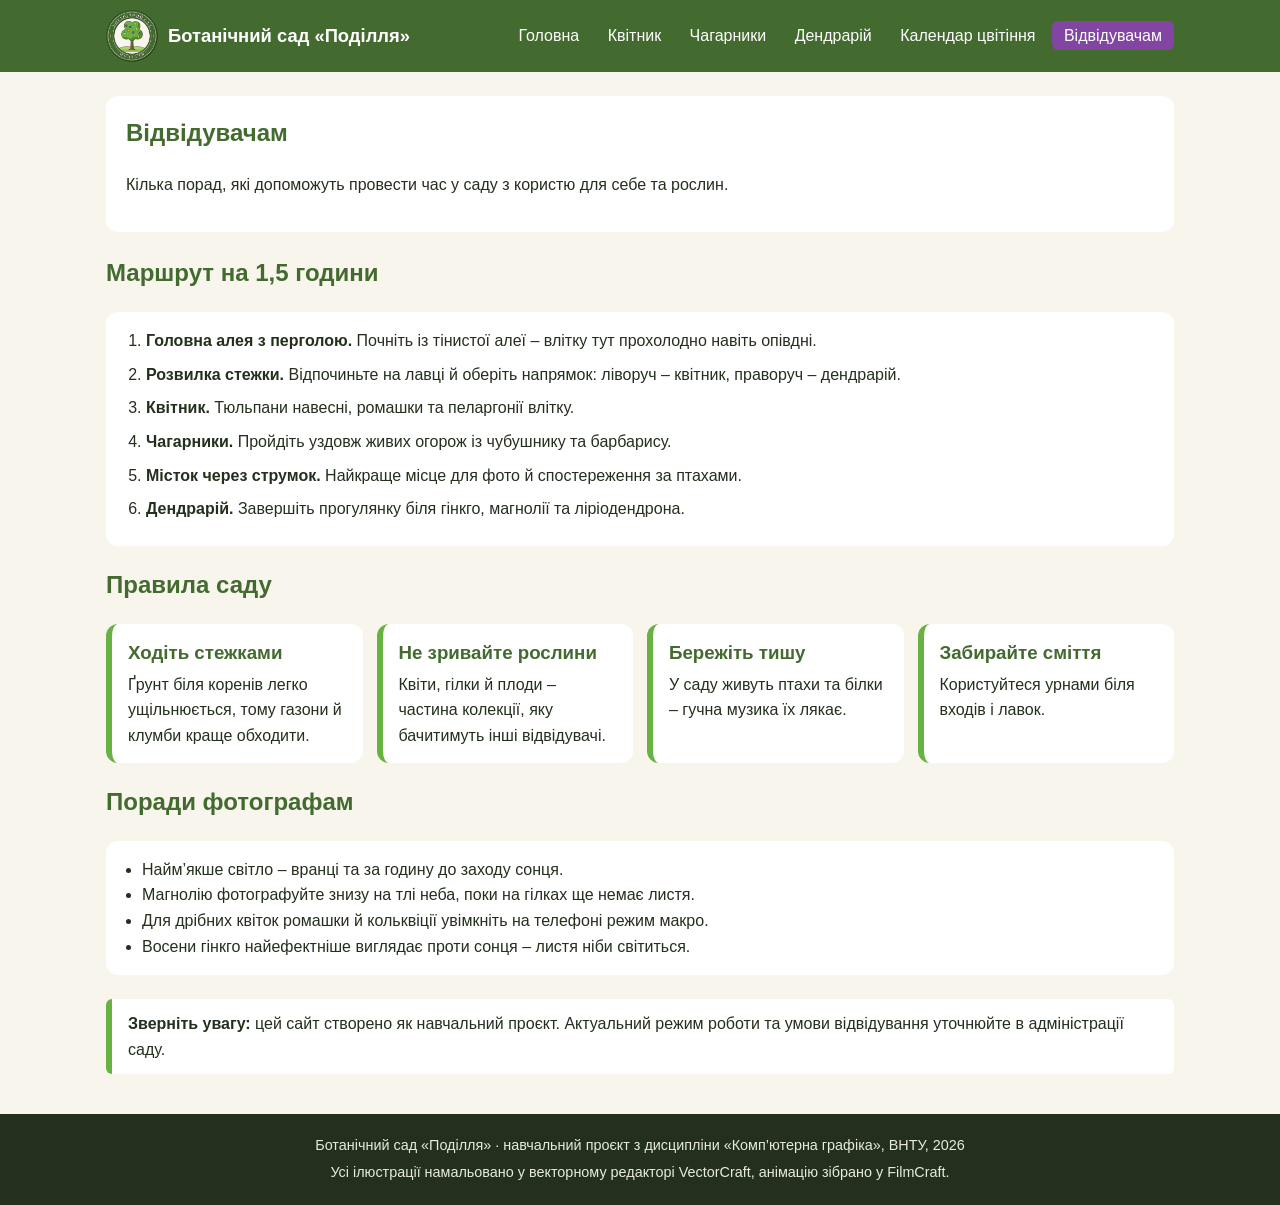
<file: visit.html>
<!doctype html>
<html lang="uk">
 <head>
  <meta charset="utf-8" />
  <meta name="viewport" content="width=device-width, initial-scale=1" />
  <meta name="description" content="Маршрут прогулянки, правила саду та поради фотографам." />
  <title>Відвідувачам – Ботанічний сад «Поділля»</title>
  <link rel="stylesheet" href="styles.css" />
  <link rel="icon" type="image/png" href="images/logo.png" />
 </head>
 <body>
  <header>
   <div class="bar">
    <a class="logo" href="index.html">
     <img src="images/logo.png" width="400" height="400" alt="Логотип саду" />
     <span>Ботанічний сад «Поділля»</span>
    </a>
    <nav>
     <a href="index.html">Головна</a>
     <a href="flowers.html">Квітник</a>
     <a href="shrubs.html">Чагарники</a>
     <a href="trees.html">Дендрарій</a>
     <a href="calendar.html">Календар цвітіння</a>
     <a href="visit.html" class="active">Відвідувачам</a>
    </nav>
   </div>
  </header>
  <main>
   <section class="intro">
    <h1>Відвідувачам</h1>
    <p>Кілька порад, які допоможуть провести час у саду з користю для себе та рослин.</p>
   </section>
   <h2>Маршрут на 1,5 години</h2>
   <ol class="route">
    <li><b>Головна алея з перголою.</b> Почніть із тінистої алеї – влітку тут прохолодно навіть опівдні.</li>
    <li><b>Розвилка стежки.</b> Відпочиньте на лавці й оберіть напрямок: ліворуч – квітник, праворуч – дендрарій.</li>
    <li><b>Квітник.</b> Тюльпани навесні, ромашки та пеларгонії влітку.</li>
    <li><b>Чагарники.</b> Пройдіть уздовж живих огорож із чубушнику та барбарису.</li>
    <li><b>Місток через струмок.</b> Найкраще місце для фото й спостереження за птахами.</li>
    <li><b>Дендрарій.</b> Завершіть прогулянку біля гінкго, магнолії та ліріодендрона.</li>
   </ol>
   <h2>Правила саду</h2>
   <section class="rules">
    <div><h3>Ходіть стежками</h3><p>Ґрунт біля коренів легко ущільнюється, тому газони й клумби краще обходити.</p></div>
    <div><h3>Не зривайте рослини</h3><p>Квіти, гілки й плоди – частина колекції, яку бачитимуть інші відвідувачі.</p></div>
    <div><h3>Бережіть тишу</h3><p>У саду живуть птахи та білки – гучна музика їх лякає.</p></div>
    <div><h3>Забирайте сміття</h3><p>Користуйтеся урнами біля входів і лавок.</p></div>
   </section>
   <h2>Поради фотографам</h2>
   <ul class="list">
    <li>Найм’якше світло – вранці та за годину до заходу сонця.</li>
    <li>Магнолію фотографуйте знизу на тлі неба, поки на гілках ще немає листя.</li>
    <li>Для дрібних квіток ромашки й кольквіції увімкніть на телефоні режим макро.</li>
    <li>Восени гінкго найефектніше виглядає проти сонця – листя ніби світиться.</li>
   </ul>
   <div class="tip">
    <strong>Зверніть увагу:</strong> цей сайт створено як навчальний проєкт. Актуальний режим роботи
    та умови відвідування уточнюйте в адміністрації саду.
   </div>
  </main>
  <footer>
   <p>Ботанічний сад «Поділля» · навчальний проєкт з дисципліни «Комп’ютерна графіка», ВНТУ, 2026</p>
   <p>Усі ілюстрації намальовано у векторному редакторі VectorCraft, анімацію зібрано у FilmCraft.</p>
  </footer>
 </body>
</html>
</file>
<file: styles.css>
:root {
  --green: #436A2F;
  --green-light: #68B143;
  --violet: #8245A1;
  --bg: #F8F5ED;
  --text: #23301D;
  --tint-trees: #D6DED1;
  --tint-flowers: #E6DAEC;
  --tint-shrubs: #E1EFD9;
}
* { box-sizing: border-box; }
body { margin: 0; font-family: "Segoe UI", Arial, sans-serif; background: var(--bg); color: var(--text); line-height: 1.6; }
a { color: var(--violet); }
header { background: var(--green); color: #fff; }
.bar { max-width: 1100px; margin: 0 auto; padding: 10px 16px; display: flex; align-items: center; justify-content: space-between; flex-wrap: wrap; gap: 10px; }
.logo { display: flex; align-items: center; gap: 10px; color: #fff; text-decoration: none; font-weight: 700; font-size: 1.15rem; }
.logo img { width: 52px; height: 52px; }
nav a { color: #fff; text-decoration: none; padding: 6px 12px; border-radius: 6px; }
nav a:hover, nav a.active { background: var(--violet); }
main { max-width: 1100px; margin: 0 auto; padding: 24px 16px 40px; }
h1, h2 { color: var(--green); }
.hero { display: grid; grid-template-columns: 1.3fr 1fr; gap: 24px; align-items: center; }
.hero picture { justify-self: center; }
.hero img { display: block; width: 100%; max-width: 340px; height: auto; }
.btn { display: inline-block; background: var(--violet); color: #fff; font-weight: 700; padding: 10px 20px; border-radius: 24px; text-decoration: none; }
.btn:hover { background: #6C3787; }
.sections { display: grid; grid-template-columns: repeat(3, 1fr); gap: 18px; margin-top: 16px; }
.card { border-radius: 12px; padding: 18px; text-decoration: none; color: var(--text); }
.card h3 { margin-top: 0; color: var(--violet); }
.flowers { background: var(--tint-flowers); border-top: 6px solid var(--violet); }
.shrubs { background: var(--tint-shrubs); border-top: 6px solid var(--green-light); }
.trees { background: var(--tint-trees); border-top: 6px solid var(--green); }
.gallery { display: grid; grid-template-columns: repeat(3, 1fr); gap: 18px; }
.gallery figure { margin: 0; background: #fff; border-radius: 12px; padding: 12px; }
.gallery img { width: 100%; height: auto; }
figcaption { font-size: 0.95rem; color: #4b5a43; }
.tip { border-left: 6px solid var(--green-light); background: #fff; padding: 12px 16px; border-radius: 6px; margin-top: 24px; }
footer { background: var(--text); color: #e8eadf; text-align: center; padding: 16px; font-size: 0.9rem; }
footer a { color: var(--green-light); }


/* ---- shared blocks ---- */
.center { text-align: center; }
.intro { border-radius: 12px; padding: 18px 20px; margin-bottom: 22px; background: #fff; }
.intro h1 { margin-top: 0; }
.chips { display: flex; flex-wrap: wrap; gap: 8px; }
.chips a { background: #fff; border: 1px solid #cfd8c8; border-radius: 20px; padding: 4px 12px; text-decoration: none; color: var(--green); font-size: .95rem; }
.stats { display: grid; grid-template-columns: repeat(4, 1fr); gap: 14px; margin: 28px 0 8px; }
.stats div { background: #fff; border-radius: 12px; padding: 14px; text-align: center; }
.stats b { display: block; font-size: 2rem; color: var(--violet); }
.card img { display: block; height: 120px; width: auto; margin: 0 auto 8px; }
.seasons, .rules { display: grid; grid-template-columns: repeat(auto-fit, minmax(220px, 1fr)); gap: 14px; }
.seasons div, .rules div { background: #fff; border-radius: 12px; padding: 14px 16px; border-left: 6px solid var(--green-light); }
.seasons h3, .rules h3 { margin: 0 0 4px; color: var(--green); }
.seasons p, .rules p { margin: 0; }

/* ---- plant cards ---- */
.plant { display: grid; grid-template-columns: 240px 1fr; gap: 24px; align-items: start; background: #fff; border-radius: 12px; padding: 20px; margin-bottom: 20px; scroll-margin-top: 16px; }
.plant img { width: 100%; height: auto; max-height: 340px; object-fit: contain; }
.plant h2 { margin: 0; color: var(--violet); }
.plant h3 { margin: 14px 0 4px; color: var(--green); font-size: 1.05rem; }
.plant ul { margin: 0; padding-left: 20px; }
.lat { margin: 0 0 10px; font-style: italic; color: #5b6852; }
.facts { display: grid; grid-template-columns: repeat(auto-fit, minmax(140px, 1fr)); gap: 8px; margin: 0 0 12px; }
.facts div { background: var(--bg); border-radius: 8px; padding: 6px 10px; }
.facts dt { font-size: .8rem; color: #5b6852; }
.facts dd { margin: 0; font-weight: 600; }
.care { background: var(--tint-shrubs); border-radius: 8px; padding: 10px 12px; }

/* ---- calendar ---- */
.table-wrap { overflow-x: auto; background: #fff; border-radius: 12px; padding: 10px; }
.cal { border-collapse: collapse; width: 100%; min-width: 640px; font-size: .95rem; }
.cal th, .cal td { border: 1px solid #e3e6dc; padding: 6px; text-align: center; }
.cal th[scope=row] { text-align: left; white-space: nowrap; }
.cal th[scope=row] a { color: var(--text); text-decoration: none; }
.cal td.on.flowers, .sw.flowers { background: var(--violet); }
.cal td.on.shrubs, .sw.shrubs { background: var(--green-light); }
.cal td.on.trees, .sw.trees { background: var(--green); }
.legend { display: flex; align-items: center; gap: 8px; flex-wrap: wrap; }
.sw { display: inline-block; width: 18px; height: 18px; border-radius: 4px; margin-left: 10px; }

/* ---- visit ---- */
.route { background: #fff; border-radius: 12px; padding: 16px 16px 16px 40px; }
.route li { margin-bottom: 8px; }
.list { background: #fff; border-radius: 12px; padding: 16px 16px 16px 36px; }
footer p { margin: 4px 0; }

/* ---- phones ---- */
@media (max-width: 760px) {
  .hero, .sections, .gallery, .plant { grid-template-columns: 1fr; }
  .stats { grid-template-columns: repeat(2, 1fr); }
  .plant img { max-height: 240px; }
  .bar { justify-content: center; }
  nav { display: flex; flex-wrap: wrap; justify-content: center; gap: 4px; }
  nav a { padding: 6px 10px; font-size: .95rem; }
  h1 { font-size: 1.6rem; }
  .hero picture { order: -1; }
}
</file>
